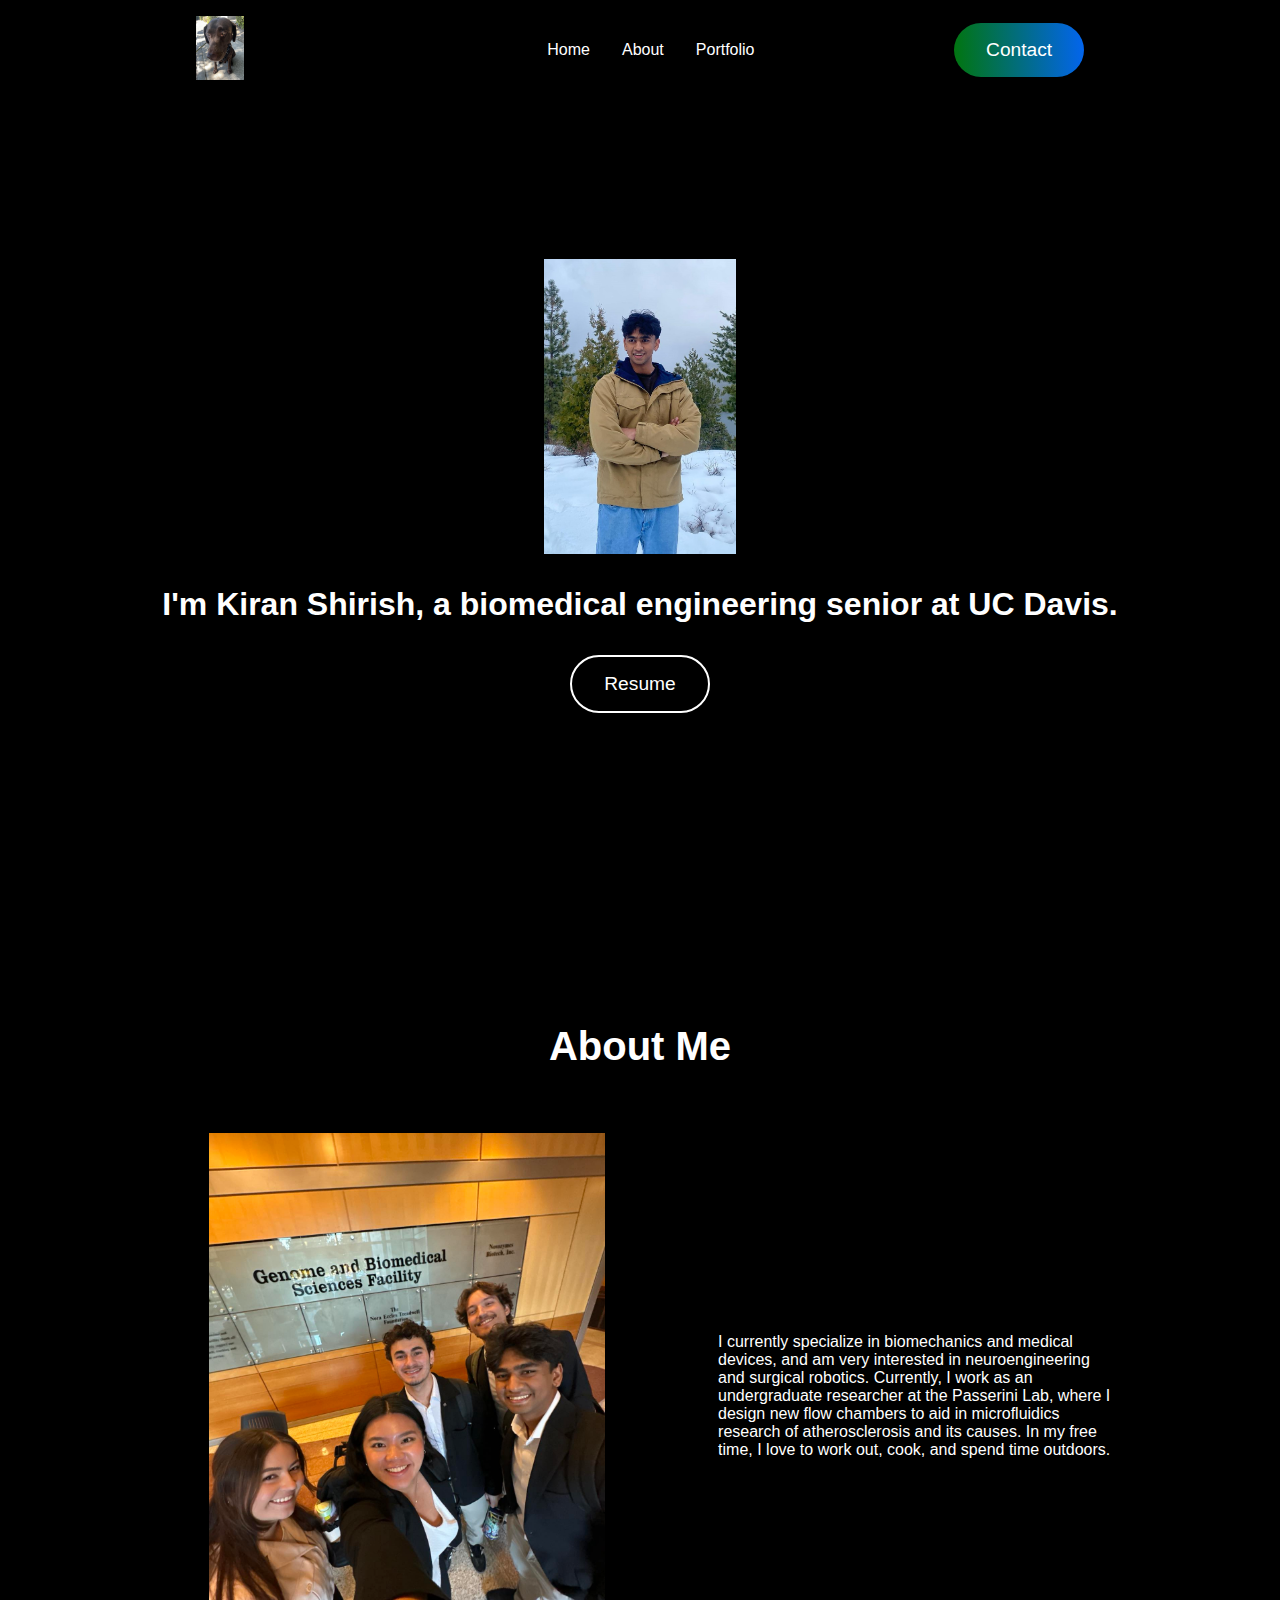
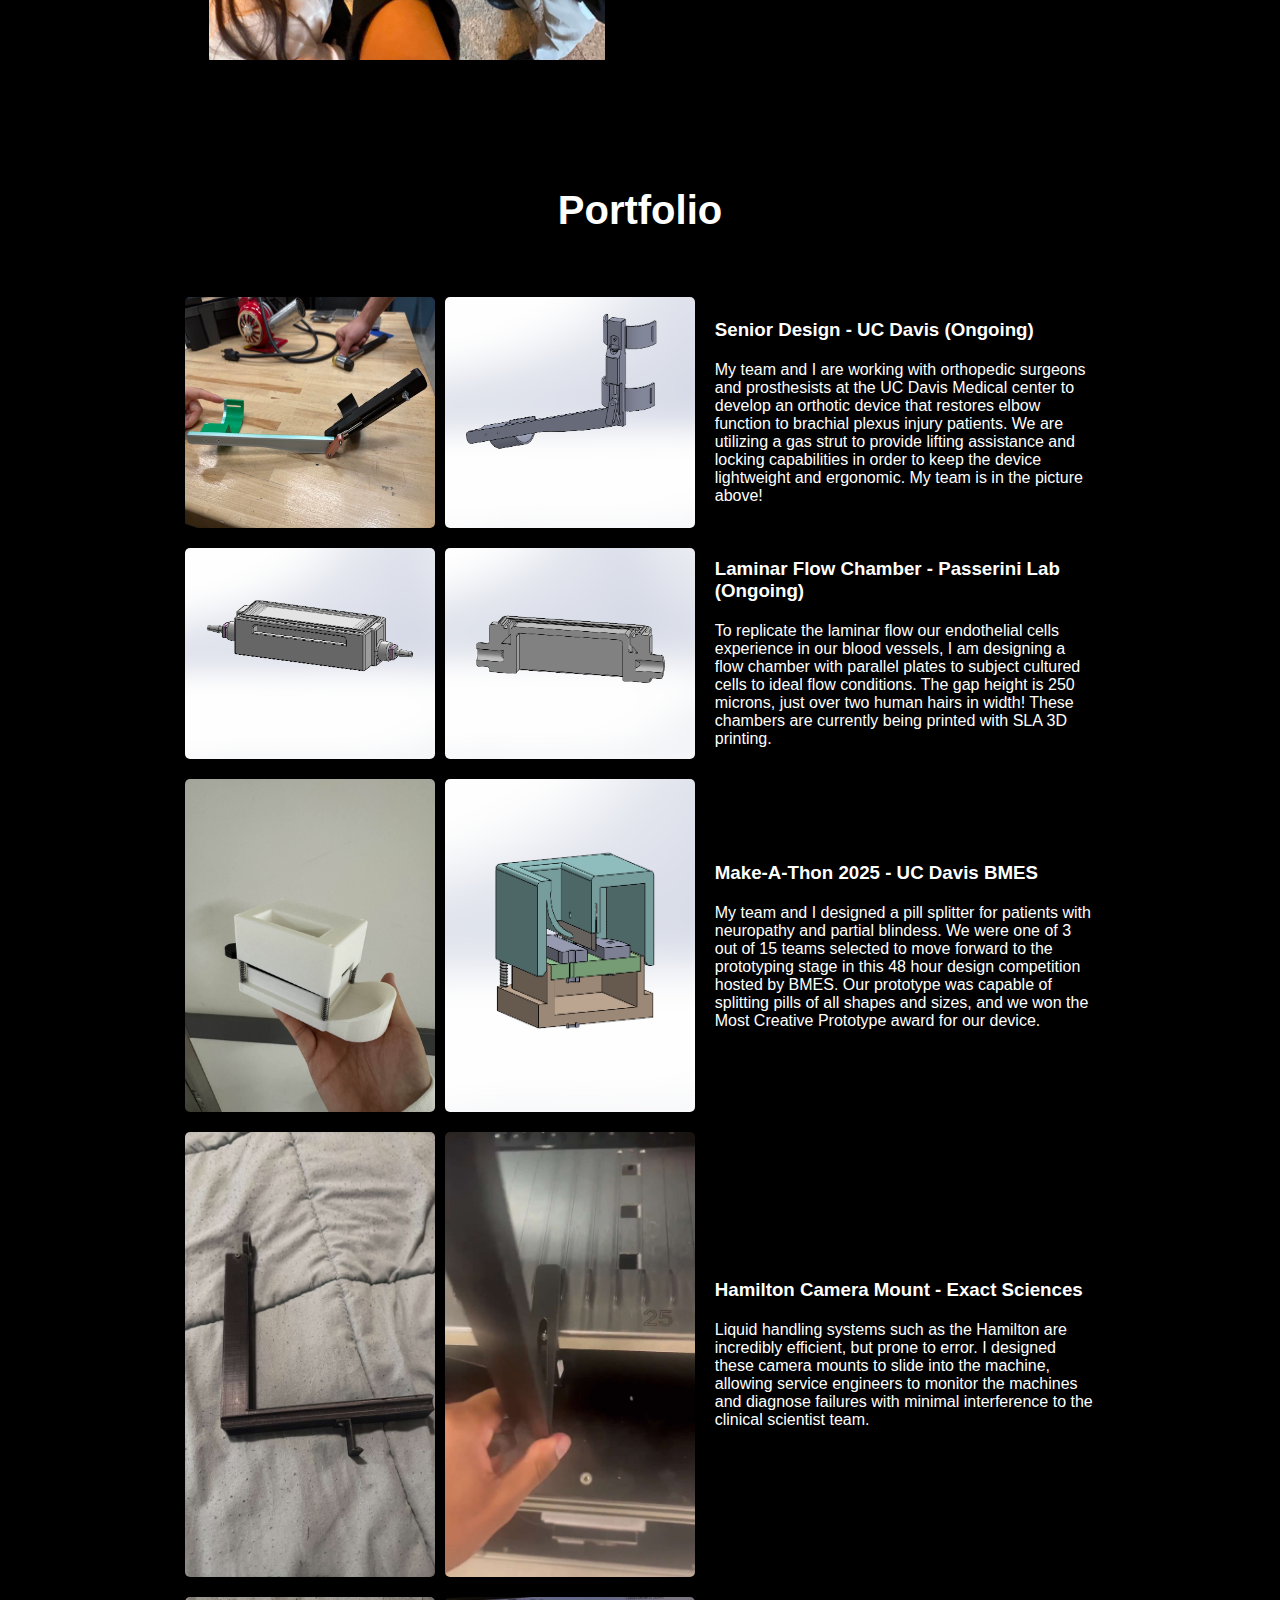
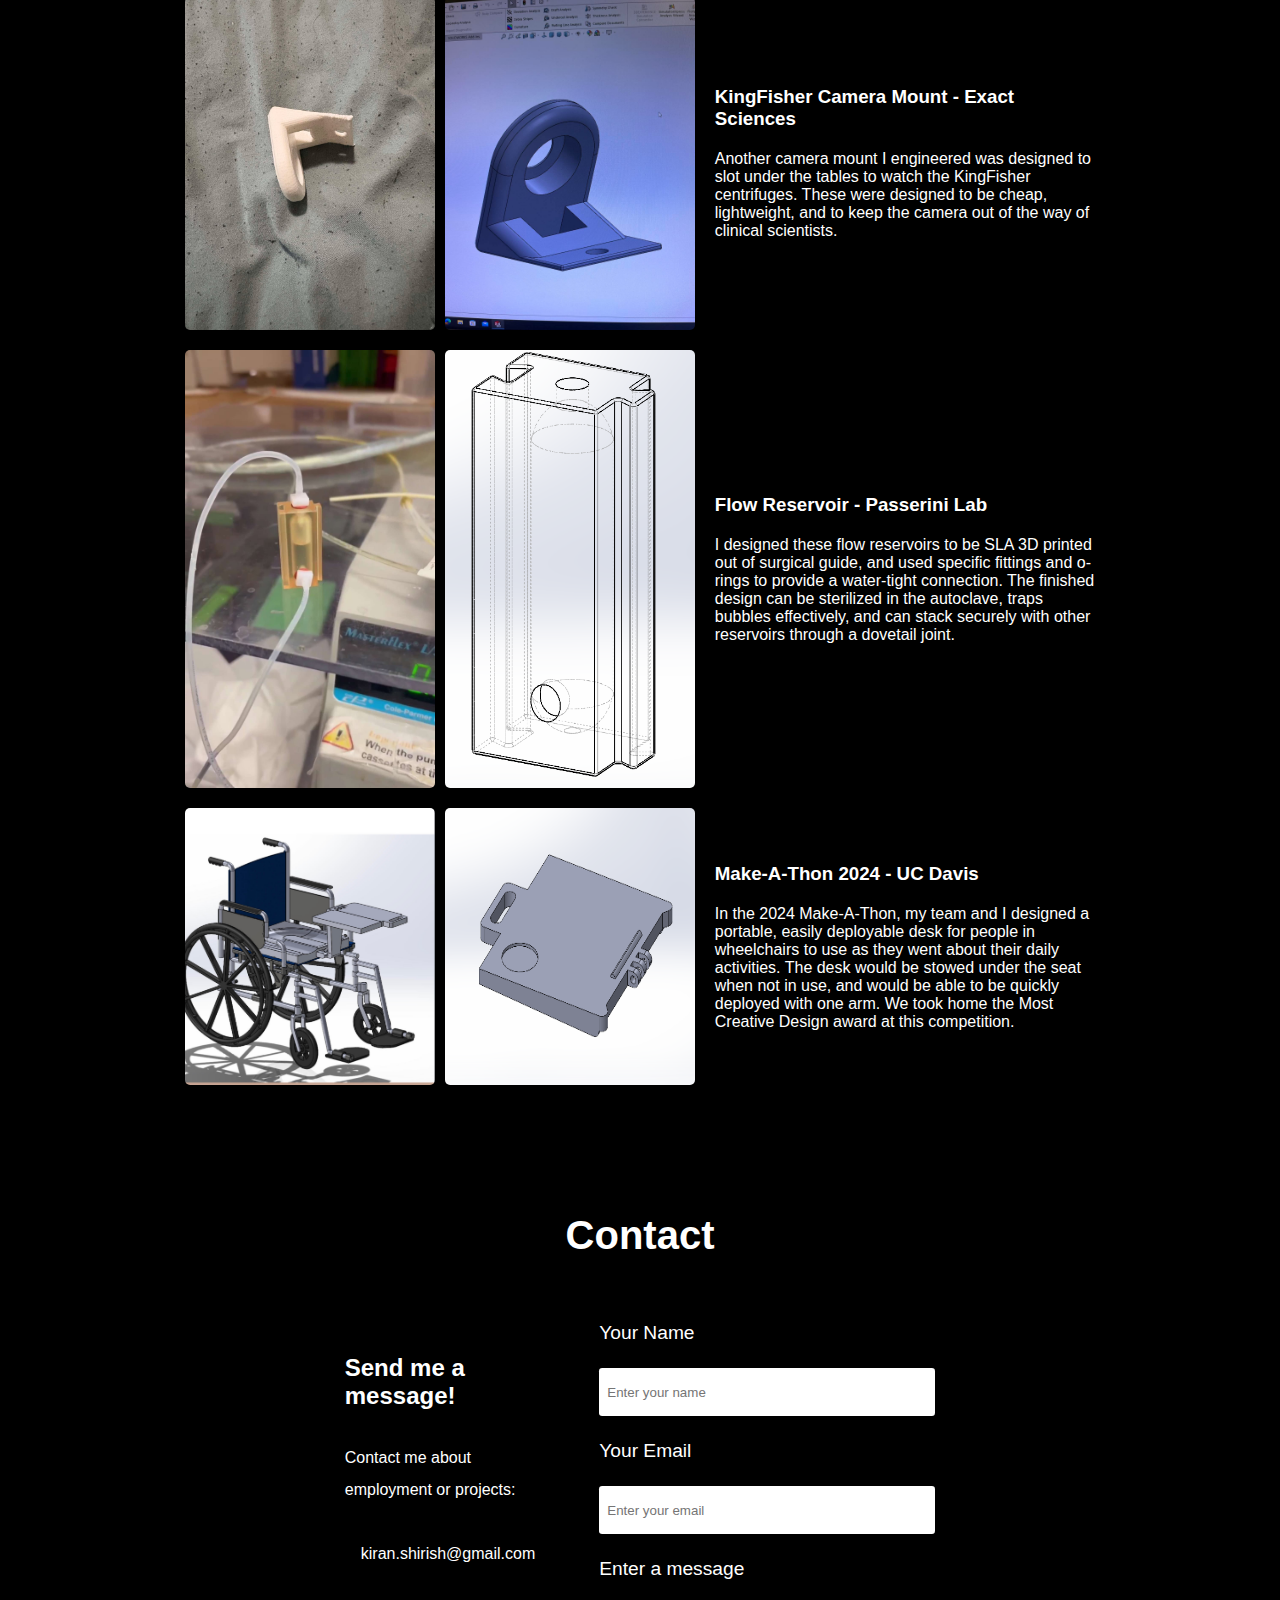
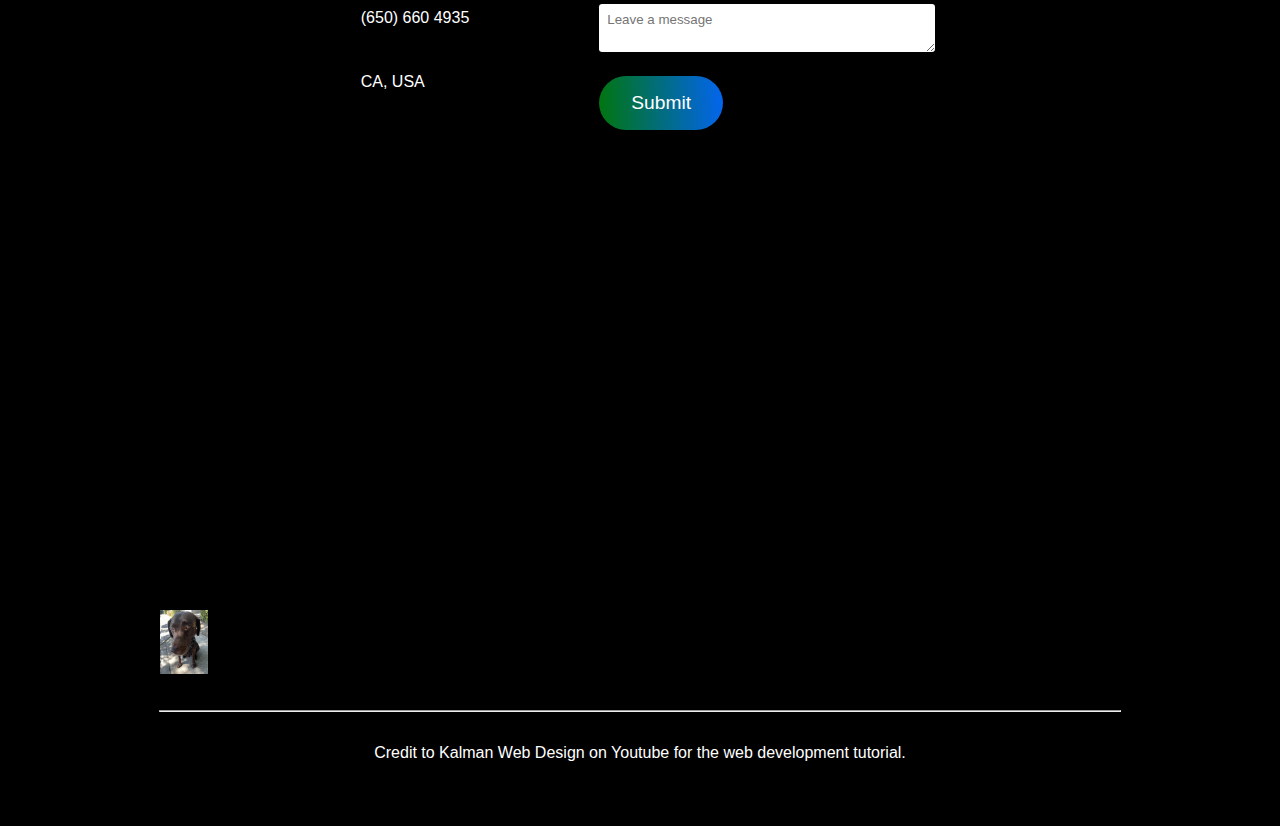
<file: index.html>
<!DOCTYPE html>
<html lang="en">
<head>
    <meta charset="UTF-8">
    <meta name="viewport" content="width=device-width, initial-scale=1.0">
    <link rel="stylesheet" href="https://cdnjs.cloudflare.com/ajax/libs/font-awesome/6.5.2/css/all.min.css"
        integrity="sha512-SnH5WK+bZxgPHs44uWIX+LLJAJ9/2PkPKZ5QiAj6Ta86w+fsb2TkcmfRyVX3pBnMFcV7oQPJkl9QevSCWr3W6A=="
        crossorigin="anonymous" referrerpolicy="no-referrer" />
    <link rel="stylesheet" href="./styles/styles.css">
    <link rel="icon" type="image/x-icon" href="./assets/coco.ico">
    <script src="./scripts/scripts.js" defer></script>
    <title>Kiran's Portfolio</title>
</head>
<body>
    <div>
        <div class="navbar-placeholder"></div>
        <nav class="navbar flex">
            <a href="#home"><img src="./assets/coco.ico" alt="logo" class="animation"></a>
            <i class="fa-solid fa-bars animation"></i>
            <div class="nav-menu flex">
                <i class="fa-solid fa-x animation"></i>
                <a href="#home" class="animation">Home</a>
                <a href="#about" class="animation">About</a>
                <a href="#work" class="animation">Portfolio</a>
            </div>
            <a href="#contact" class="btn nav-btn animation">Contact</a>
        </nav>
    </div>

     <!-- hero -->
     <div class="hero flex" id="home">
        <img src="./assets/ProfilePicture2.jpg" alt="web dev">
        <h1><span class="text-effect">I'm Kiran Shirish,</span> a biomedical engineering senior </span> at UC Davis.</h1>
        <a href="./assets/KiranShirish Resume (1).pdf" class="hero-resume animation" target="_blank" rel="noopener noreferrer">Resume</a>
    </div>

      <!-- about -->
      <section class="container flex" id="about">
        <div class="container-title">
            <h2>About Me</h2>
        </div>
        <div class="about-sections flex">
            <div class="about-left flex">
                <img src="./assets/seniordesign.jpg" alt="web dev">
            </div>
            <div class="about-right flex">
                <p>I currently specialize in biomechanics and medical devices, and am very interested in neuroengineering and surgical robotics.
                     Currently, I work as an undergraduate researcher at the Passerini Lab, where 
                    I design new flow chambers to aid in microfluidics research of atherosclerosis and its causes. In my free time, I love to work out, cook, 
                    and spend time outdoors.
                </p>
            </div>
        </div>
    
     <!-- work -->
     <main class="container flex" id="work">
        <div class="container-title">
            <h2>Portfolio</h2>
        </div>
        <div class="work-list">
            <div class="work-item flex">
                <div class="work-images">
                    <img src="./assets/senior_design_prototype.jpg" alt="Project 1 Image 1">
                    <img src="./assets/senior_design_cad.png" alt="Project 1 Image 2">
                </div>
                <div class="work-description">
                    <h3>Senior Design - UC Davis (Ongoing)</h3>
                    <p>
                        My team and I are working with orthopedic surgeons and prosthesists at the UC Davis Medical
                        center to develop an orthotic device that restores elbow function to brachial plexus injury
                        patients. We are utilizing a gas strut to provide lifting assistance and locking capabilities
                        in order to keep the device lightweight and ergonomic. My team is in the picture above!
                    </p>
                </div>
            </div>

            <div class="work-item flex">
                <div class="work-images">
                    <img src="./assets/flow_chamber_assem.png" alt="Project 1 Image 1">
                    <img src="./assets/flow_chamber_cross.png" alt="Project 1 Image 2">
                </div>
                <div class="work-description">
                    <h3>Laminar Flow Chamber - Passerini Lab (Ongoing)</h3>
                    <p>
                        To replicate the laminar flow our endothelial cells experience in our blood vessels,
                        I am designing a flow chamber with parallel plates to subject cultured cells to ideal
                        flow conditions. The gap height is 250 microns, just over two human hairs in width! These 
                        chambers are currently being printed with SLA 3D printing.
                    </p>
                </div>
            </div>

            <div class="work-item flex">
                <div class="work-images">
                    <img src="./assets/makeathon_2025_prototype.jpg" alt="Project 2 Image 1">
                    <img src="./assets/makeathon_2025_cad.png" alt="Project 2 Image 2">
                </div>
                <div class="work-description">
                    <h3>Make-A-Thon 2025 - UC Davis BMES</h3>
                    <p> My team and I designed a pill splitter for patients with neuropathy and partial blindess.
                        We were one of 3 out of 15 teams selected to move forward to the prototyping stage in this 
                        48 hour design competition hosted by BMES. Our prototype was capable of splitting pills of 
                        all shapes and sizes, and we won the Most Creative Prototype award for our device.
                    </p>
                </div>
            </div>
            <div class="work-item flex">
                <div class="work-images">
                    <img src="./assets/hamilton_camera_mount.jpg" alt="Project 2 Image 1">
                    <img src="./assets/hamilton_camera_mount2.jpg" alt="Project 2 Image 2">
                </div>
                <div class="work-description">
                    <h3>Hamilton Camera Mount - Exact Sciences</h3>
                    <p> Liquid handling systems such as the Hamilton are incredibly efficient, but prone 
                        to error. I designed these camera mounts to slide into the
                        machine, allowing service engineers to monitor the machines and diagnose failures
                         with minimal interference to the clinical scientist team.
                    </p>
                </div>
            </div>

            <div class="work-item flex">
                <div class="work-images">
                    <img src="./assets/kingfisher_camera_mount.jpg" alt="Project 2 Image 1">
                    <img src="./assets/kingfisher_camera_mount_cad.jpg" alt="Project 2 Image 2">
                </div>
                <div class="work-description">
                    <h3>KingFisher Camera Mount - Exact Sciences</h3>
                    <p> Another camera mount I engineered was designed to slot under the tables
                        to watch the KingFisher centrifuges. These were designed to be cheap,
                        lightweight, and to keep the camera out of the way of clinical scientists.
                    </p>
                </div>
            </div>

            <div class="work-item flex">
                <div class="work-images">
                    <img src="./assets/flow_reservoir_use.jpg" alt="Project 2 Image 1">
                    <img src="./assets/flowreservoir_CAD.png" alt="Project 2 Image 2">
                </div>
                <div class="work-description">
                    <h3>Flow Reservoir - Passerini Lab</h3>
                    <p> I designed these flow reservoirs to be SLA 3D printed out of surgical guide, and 
                        used specific fittings and o-rings to provide a water-tight connection. The finished design
                        can be sterilized in the autoclave, traps bubbles effectively, and can stack securely with 
                        other reservoirs through a dovetail joint.</p>
                </div>
            </div>

            <div class="work-item flex">
                <div class="work-images">
                    <img src="./assets/makeathon_2024_cad.jpg" alt="Project 2 Image 1">
                    <img src="./assets/makeathon_2024_cad2.png" alt="Project 2 Image 2">
                </div>
                <div class="work-description">
                    <h3>Make-A-Thon 2024 - UC Davis</h3>
                    <p> In the 2024 Make-A-Thon, my team and I designed a portable, easily deployable
                        desk for people in wheelchairs to use as they went about their daily activities.
                        The desk would be stowed under the seat when not in use, and would be able to be
                        quickly deployed with one arm. We took home the Most Creative Design award at this 
                        competition.
                    </p>
                </div>
            </div>
    
            <!-- Add more projects as needed -->
        </div>

        <section class="container flex" id="contact">
            <div class="container-title">
                <h2>Contact</h2>
            </div>
            <div class="contact-section flex">
                <div class="contact-left flex">
                    <h2 class="text-effect">Send me a message!</h2>
                    <p>Contact me about employment or projects:</p>
                    <div class="contact-details flex">
                        <div class="contact-detail flex">
                            <i class="fa-solid fa-envelope"></i>
                            <p>kiran.shirish@gmail.com</p>
                        </div>
                        <div class="contact-detail flex">
                            <i class="fa-solid fa-phone"></i>
                            <p>(650) 660 4935</p>
                        </div>
                        <div class="contact-detail flex">
                            <i class="fa-solid fa-location-dot"></i>
                            <p>CA, USA</p>
                        </div>
                    </div>
                </div>
                <form action="https://formsubmit.co/kiran.shirish@gmail.com" method="POST" class="contact-right flex">
                    <label for="name">Your Name</label>
                    <input type="text" id="name" name="name" placeholder="Enter your name">
                    <label for="email">Your Email</label>
                    <input type="email" id="email" name="email" placeholder="Enter your email">
                    <label for="message">Enter a message</label>
                    <textarea name="message" id="message" placeholder="Leave a message"></textarea>
                
                    <button type="submit" class="btn animation">Submit</button>
                </form>
            </div>
        </section>
    </main>
    </section>
      <!-- footer -->
      <footer class="flex">
        <div class="footer-top flex">
            <div class="footer-top-left">
                <img src="./assets/coco.ico" alt="logo">
            </div>
            <div class="footer-top-right">
                <p></p>
            </div>
        </div>
        <hr>
        <div class="footer-bottom">
            <p>Credit to Kalman Web Design on Youtube for the web development tutorial.</p>
        </div>
    </footer>



</body>
</html>
</file>
<file: styles/styles.css>
* {
    margin: 0;
    padding: 0;
    color: #fff;
}

html {
    font-size: 100%;
    scroll-behavior: smooth;
}

body {
    background-color: black;
    font-family: 'Gill Sans', 'Gill Sans MT', Calibri, 'Trebuchet MS', sans-serif;
    max-width: 100rem;
    margin: auto;
    font-size: 1rem;
}

.btn {
    padding: 1rem 2rem;
    border-radius: 2rem;
    border: none;
    background: linear-gradient(267deg, #0365ed 1%, #01750e 100%);
    font-size: 1.2rem;
    text-decoration: none;
}

.animation {
    cursor: pointer;
    transition: 0.5s;
}

.animation:hover {
    transform: scale(1.03);
}

.flex {
    display: flex;
    align-items: center;
}

.navbar {
    justify-content: space-around;
    padding: 1rem 6rem;
    box-sizing: border-box;
    background-color: black;
    position: fixed;
    top: 0;
    width: 100%;
    z-index: 999;
    max-width: 100rem;
}

.navbar img:nth-child(1) {
    width: 3rem;
    padding-right: 6.5rem;
}

.nav-menu {
    gap: 2rem;
}

.nav-menu a {
    text-decoration: none;
}

.navbar-placeholder {
    height: 60px;
}

.fa-bars,
.fa-x {
    display: none;
}

/* hero */
#home {
    justify-content: center;
    height: 100vh;
}

.hero {
    flex-direction: column;
    gap: 2rem;
}

.hero img {
    width: 15%;
    max-width: 15rem;
}

.hero h1,
.hero span {
    font-size: 2rem;
    text-align: center;
}

.hero-resume {
    padding: 1rem 2rem;
    border-radius: 2rem;
    border: 2px solid #fff;
    background-color: black;
    font-size: 1.2rem;
    margin-bottom: 3rem;
    text-decoration: none;
}


@media (max-width: 1200px) {
    .navbar {
        justify-content: space-between;
    }

    .fa-bars,
    .fa-x {
        display: block;
        font-size: 2rem;
    }

    .fa-bars:active,
    .fa-x:active {
        transform: rotate(-10deg);
    }

    .nav-btn {
        display: none;
    }

    .nav-menu {
        position: fixed;
        flex-direction: column;
        align-items: start;
        top: 0;
        gap: 3rem;
        font-size: 2rem;
        background-color: #222222;
        width: 20rem;
        height: 100%;
        z-index: 2;
        transition: right 0.5s;
        padding: 1rem;
        right: -20rem;
        box-sizing: border-box;
    }

    .container {
        margin: 4rem 8rem 10rem;
    }

    .about-sections img {
        display: none;
    }

    .footer-top {
        flex-direction: column;
        gap: 1rem;
    }

    .footer-top-right {
        width: 100%;
        text-align: center;
    }
}

@media (max-width: 1024px) {
    html {
        font-size: 80%;
    }
}

@media (max-width: 767px) {
    html {
        font-size: 60%;
    }

    .container {
        margin-bottom: 20rem;
    }

    .navbar-placeholder {
        display: none;
    }

    .about-achievements {
        flex-direction: column;
    }

    .about-achievements hr {
        width: 30%;
        margin: auto;
    }

    .grid-container {
        grid-template-columns: repeat(1, 1fr);
    }
}

@media (max-width: 668px) {
    .contact-section {
        flex-direction: column;
    }
}

/* about */
.container {
    flex-direction: column;
    justify-content: center;
    gap: 4rem;
    margin: 4rem 10rem 10rem;
}

.container-title {
    position: relative;
}

.container-title h2 {
    padding: 0 2rem;
    font-size: 2.5rem;
}

.container-title img {
    position: absolute;
    bottom: -1rem;
    right: 0;
    z-index: -1;
    width: 6rem;
}

.grid-container {
    display: grid;
    grid-template-columns: repeat(2, 1fr);
    min-height: 7rem;
    gap: 3rem;
}

.grid-container img {
    box-sizing: border-box;
    width: 100%;
    border-radius: 0.5rem;
}

.about-sections {
    gap: 4rem;
}

.about-right {
    flex-direction: column;
    gap: 4rem;
    width: 100%;
}

.about-left img {
    width: 80%;
    margin: auto;
}

.about-skills {
    width: 85%;
    gap: 1rem;
}

.about-skill {
    align-items: start;
    flex-direction: column;
    gap: 1rem;
    padding: 0 0 1rem 1rem;
}

.about-skills h3 {
    font-size: 1.5rem;
    padding-bottom: 1rem;
    text-align: center;
}

.about-skill hr {
    border: none;
    width: 50%;
    height: 0.5rem;
    border-radius: 4rem;
    background: linear-gradient(267deg, #0365ed 1%, #01750e 100%);
}

.about-achievements {
    align-items: normal;
    width: 100%;
    justify-content: space-around;
}

.about-achievement {
    flex-direction: column;
    gap: 0.5rem;
    padding: 1rem;
}

/* work */
.work-list {
    display: flex;
    flex-direction: column;
    gap: 20px;
}

.work-item {
    display: flex;
    align-items: center;
    gap: 20px;
}

.work-images {
    display: flex;
    gap: 10px;
}

.work-images img {
    width: 250px;
    height: auto;
    border-radius: 5px;
}

.work-description {
    flex: 1;
}

.work-description h3 {
    margin-bottom: 20px;
}

/* contact */
.contact-section {
    gap: 4rem;
}

.contact-left {
    align-items: start;
    flex-direction: column;
    gap: 2rem;
}

.contact-left p {
    line-height: 2rem;
}

.contact-details {
    align-items: start;
    flex-direction: column;
    gap: 2rem;
}

.contact-detail {
    align-items: center;
    gap: 1rem;
}

.contact-right {
    flex-direction: column;
    align-items: start;
    gap: 1.5rem;
    font-size: 1.2rem;
}

.contact-right input,
.contact-right textarea {
    border: none;
    width: 20rem;
    height: 2rem;
    font-family: Arial, Helvetica, sans-serif;
    padding: 0.5rem;
    border-radius: 0.2rem;
    color: #000;
}

/* footer */
footer {
    margin: 4rem 10rem;
    align-items: normal;
    flex-direction: column;
    gap: 2rem;
}

.footer-top {
    width: 100%;
    justify-content: space-between;
}

.footer-top-left img {
    width: 3rem;
}

.footer-top-right {
    align-items: center;
    width: 30%;
    gap: 2rem;
}

.footer-bottom {
    text-align: center;
}

@media (max-width: 1200px) {
    .navbar {
        justify-content: space-between;
    }

    .fa-bars,
    .fa-x {
        display: block;
        font-size: 2rem;
    }

    .fa-bars:active,
    .fa-x:active {
        transform: rotate(-10deg);
    }

    .nav-btn {
        display: none;
    }

    .nav-menu {
        position: fixed;
        flex-direction: column;
        align-items: start;
        top: 0;
        gap: 3rem;
        font-size: 2rem;
        background-color: #222222;
        width: 20rem;
        height: 100%;
        z-index: 2;
        transition: right 0.5s;
        padding: 1rem;
        right: -20rem;
        box-sizing: border-box;
    }

    .container {
        margin: 4rem 8rem 10rem;
    }


    .footer-top {
        flex-direction: column;
        gap: 1rem;
    }

    .footer-top-right {
        width: 100%;
        text-align: center;
    }
}

@media (max-width: 1024px) {
    html {
        font-size: 80%;
    }
}

@media (max-width: 767px) {
    html {
        font-size: 60%;
    }

    .container {
        margin-bottom: 20rem;
    }

    .navbar-placeholder {
        display: none;
    }

    .about-achievements {
        flex-direction: column;
    }

    .about-achievements hr {
        width: 30%;
        margin: auto;
    }

    .grid-container {
        grid-template-columns: repeat(1, 1fr);
    }
}

@media (max-width: 668px) {
    .contact-section {
        flex-direction: column;
    }
}

footer hr {
    width: 100%;
}
</file>
